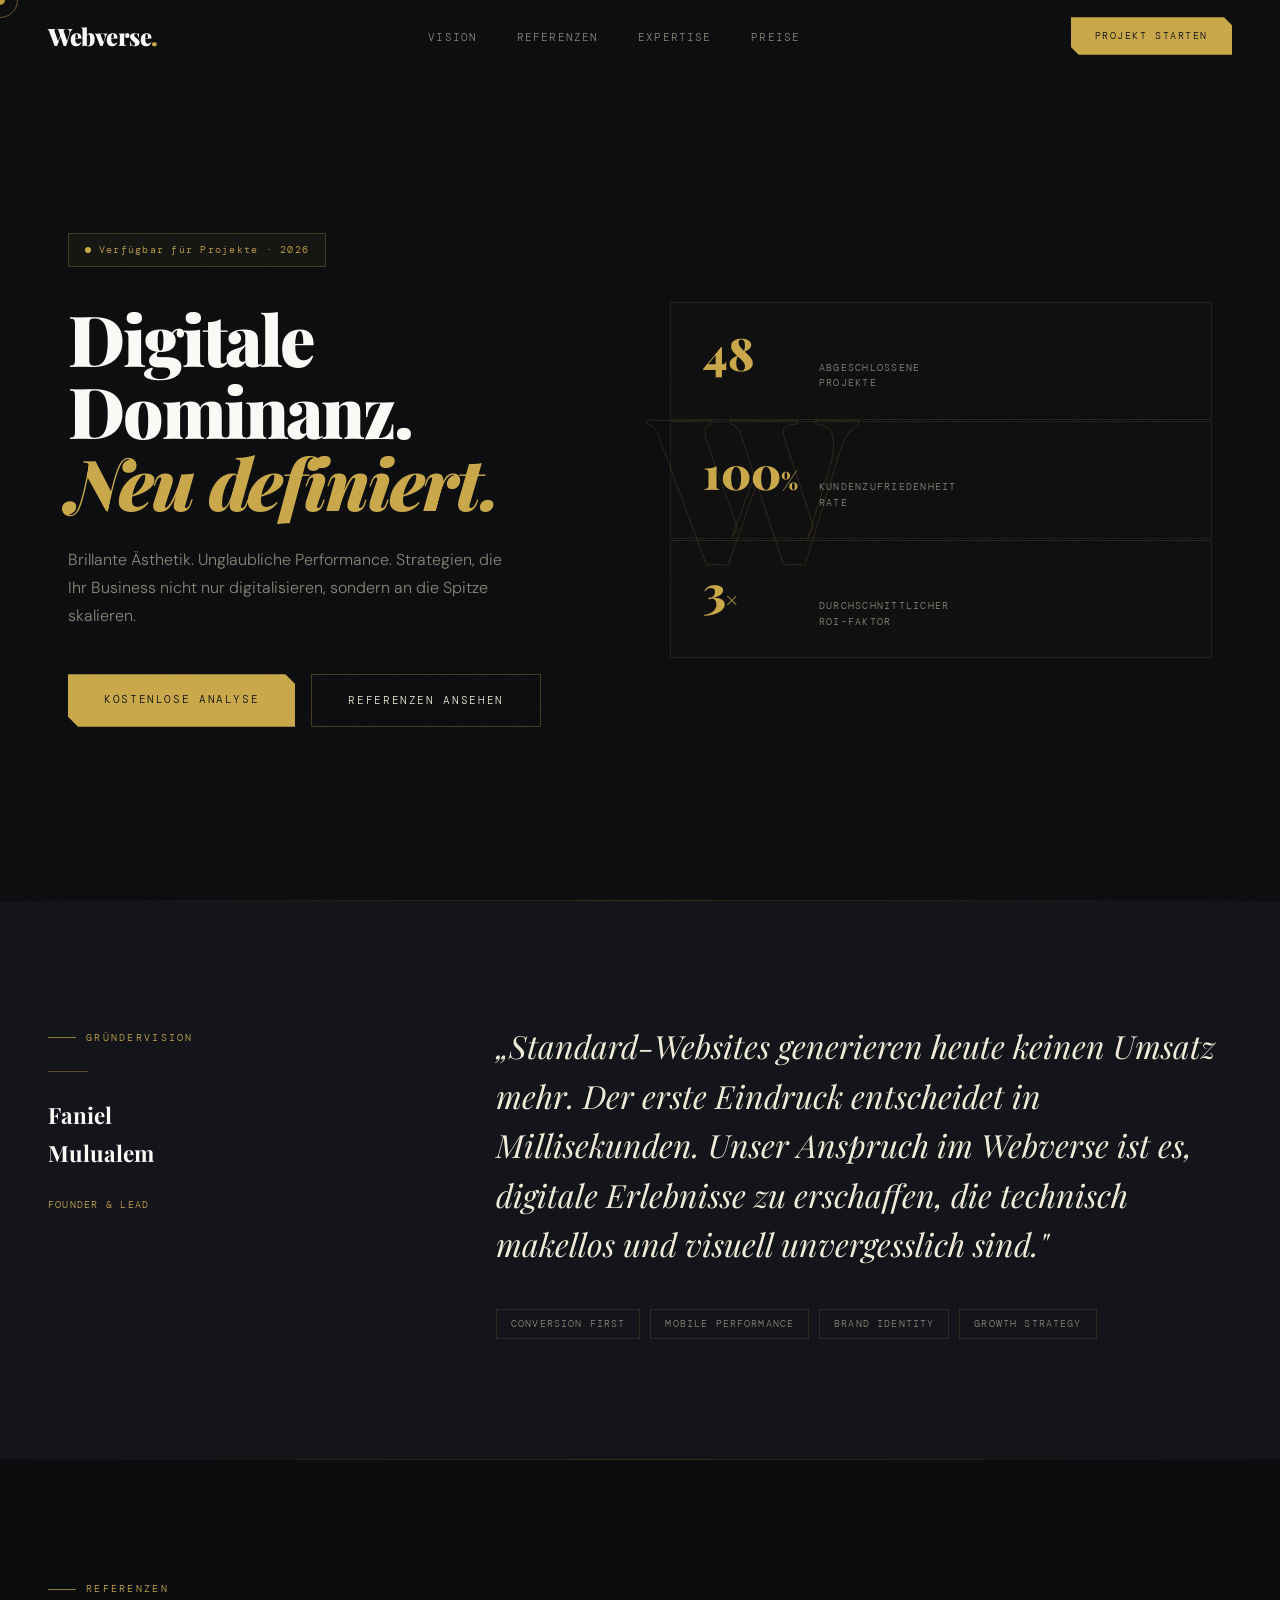
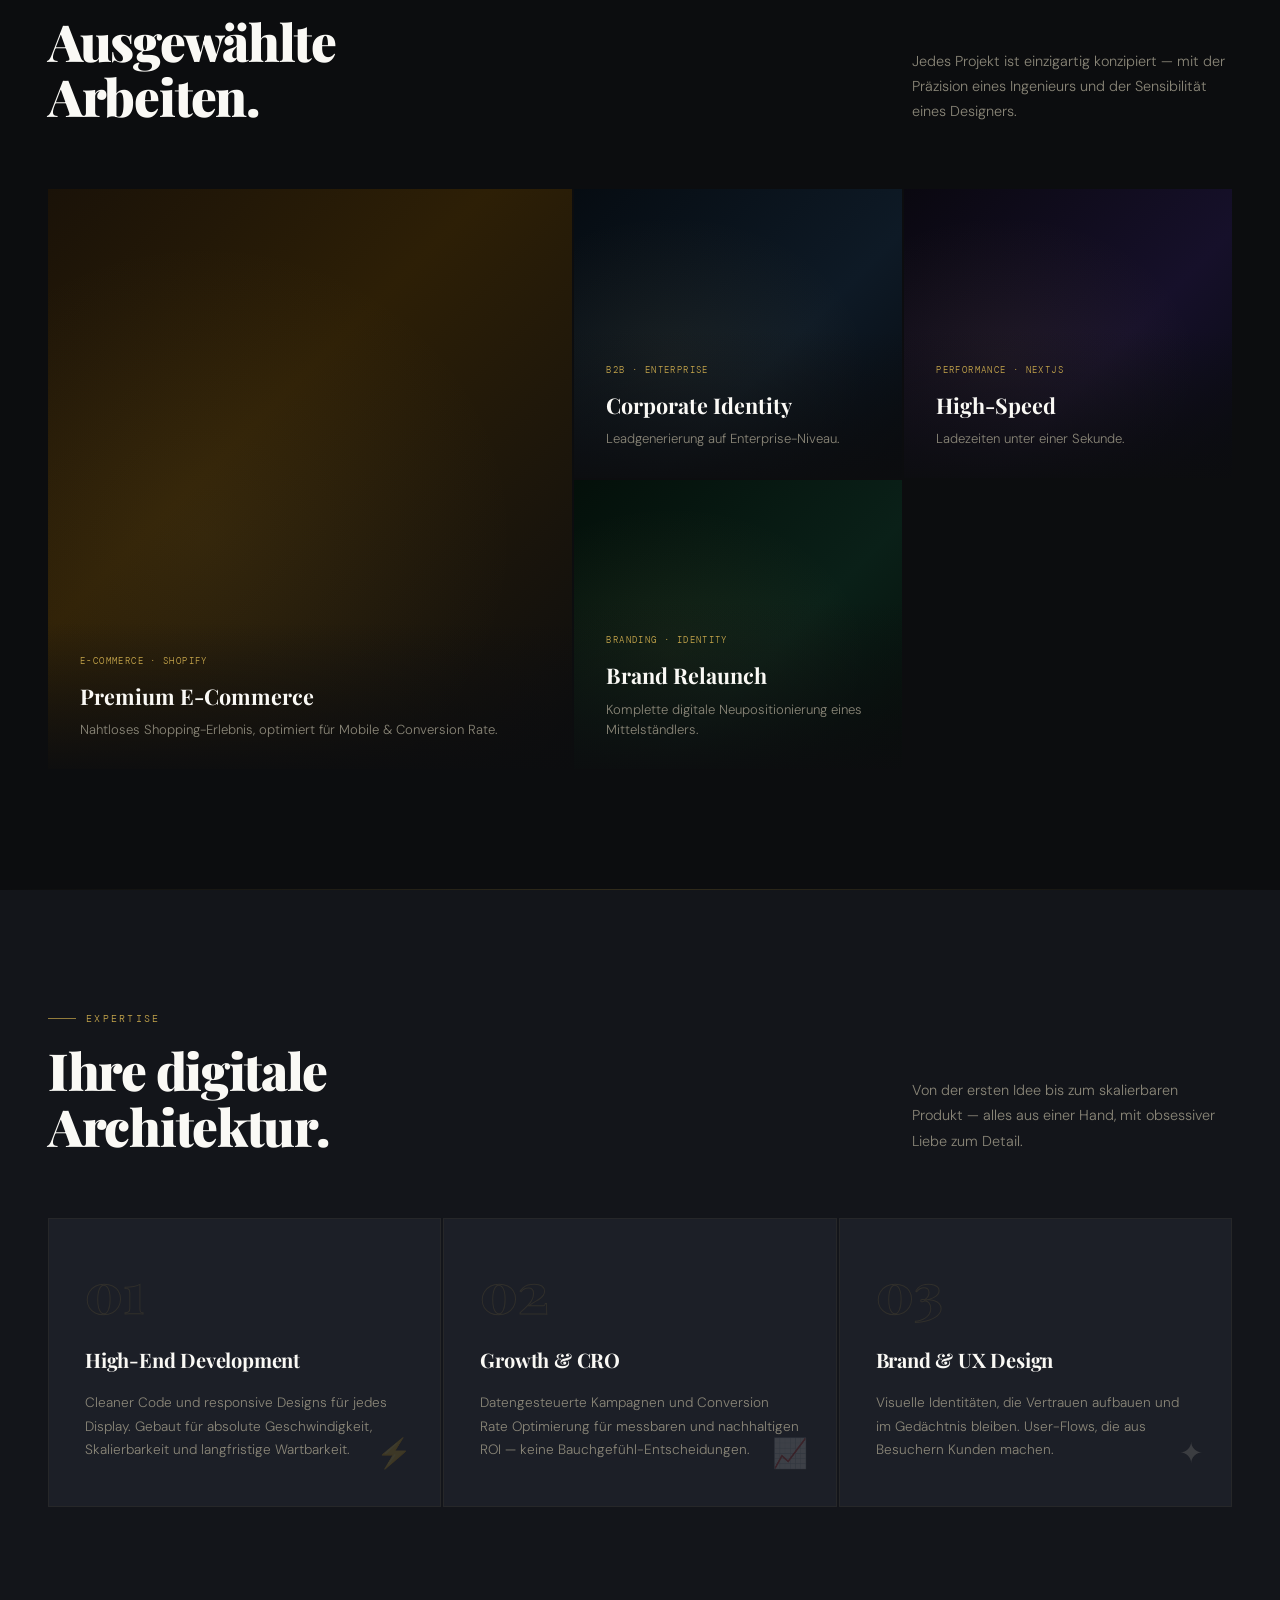
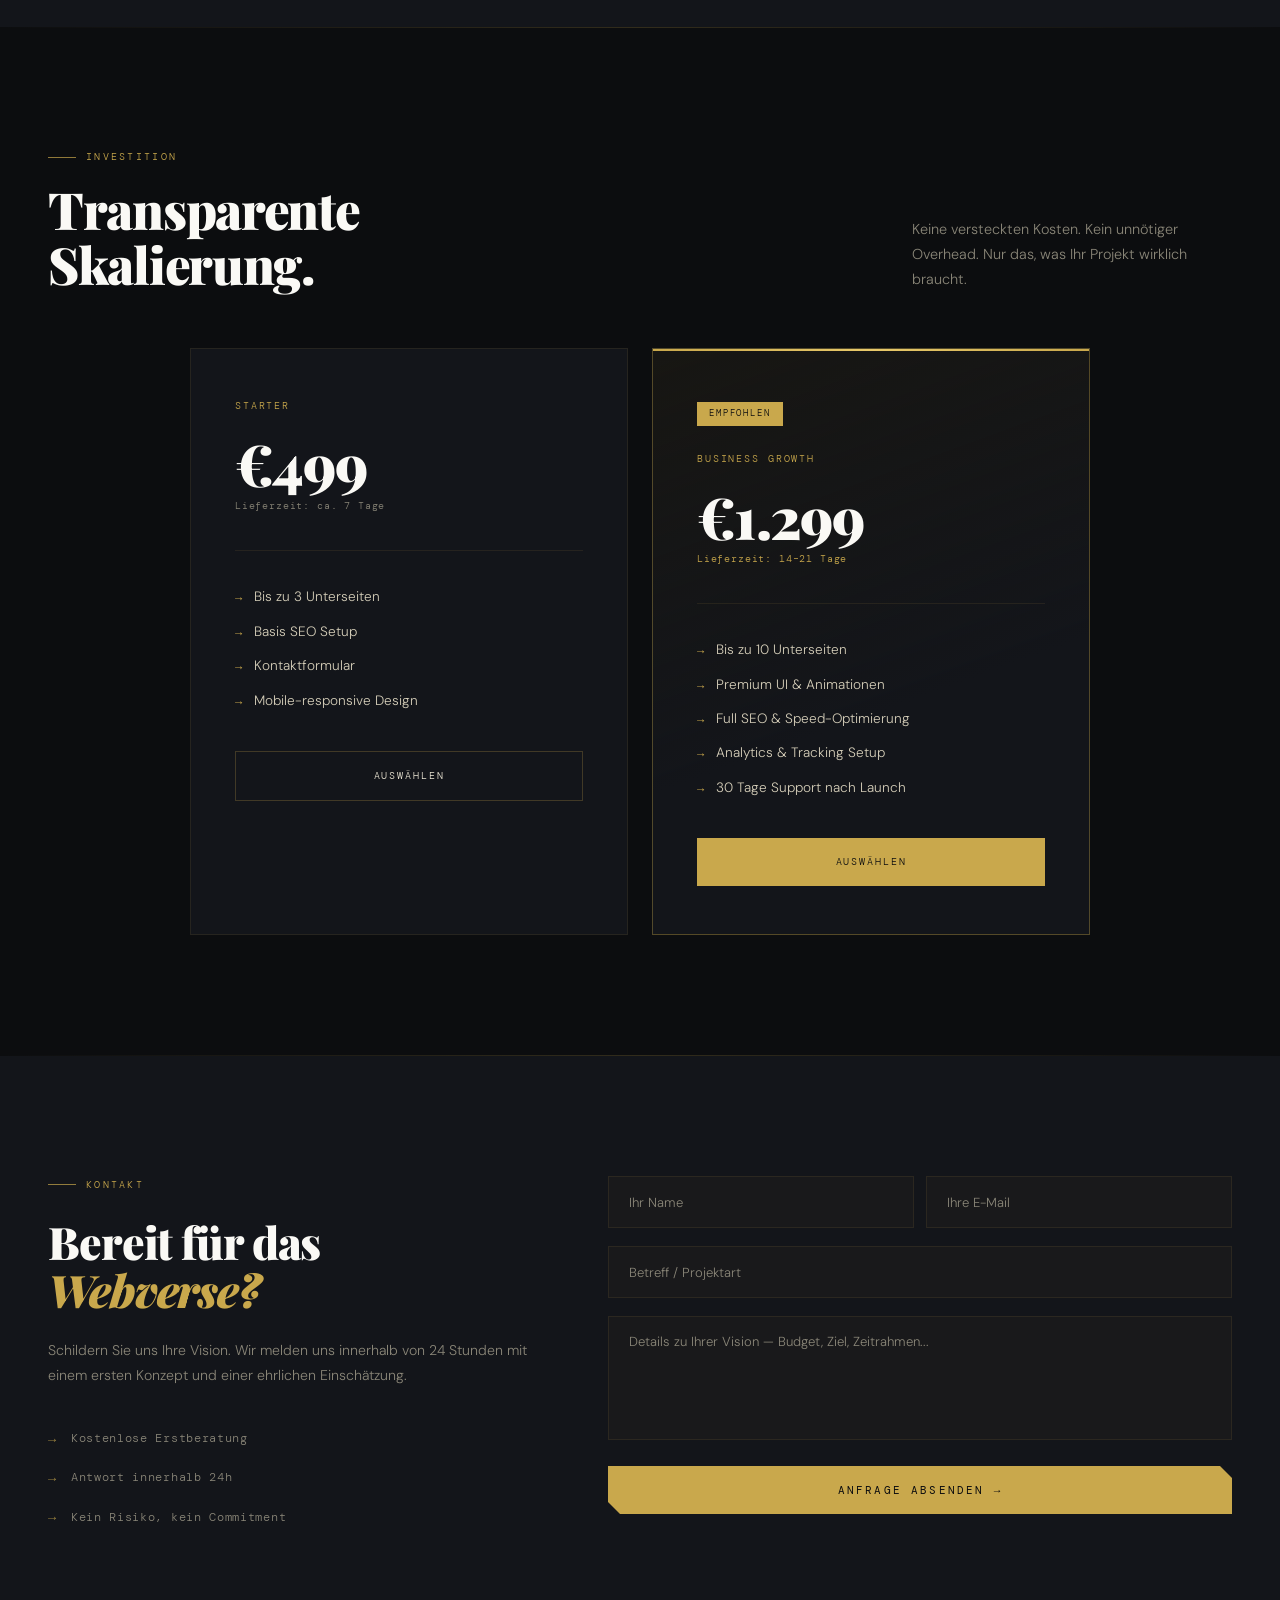
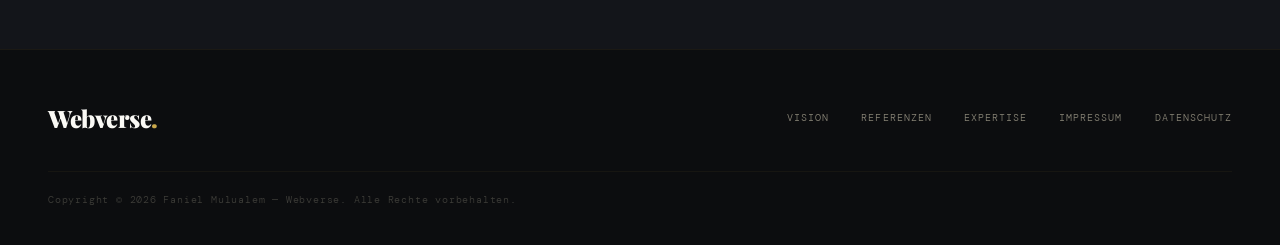
<file: index.html>
<!DOCTYPE html>
<html lang="de">
<head>
<meta charset="UTF-8">
<meta name="viewport" content="width=device-width, initial-scale=1.0">
<title>Webverse | Premium Digitalagentur</title>
<link rel="preconnect" href="https://fonts.googleapis.com">
<link href="https://fonts.googleapis.com/css2?family=Playfair+Display:ital,wght@0,400;0,700;0,900;1,400;1,700&family=DM+Mono:wght@300;400;500&family=DM+Sans:wght@300;400;500&display=swap" rel="stylesheet">
<style>
/* ═══════════════════════════════════════════════
   VARIABLES & RESET
═══════════════════════════════════════════════ */
:root {
  --ink:     #0c0d0f;
  --ink2:    #13151a;
  --ink3:    #1c1f27;
  --gold:    #c9a84c;
  --gold2:   #e8c96a;
  --cream:   #f0ead8;
  --cream2:  #d4cdb8;
  --chalk:   #8a8678;
  --white:   #faf9f5;
  --serif:   'Playfair Display', Georgia, serif;
  --mono:    'DM Mono', monospace;
  --sans:    'DM Sans', sans-serif;
  --ease:    cubic-bezier(0.16, 1, 0.3, 1);
}

*, *::before, *::after { box-sizing: border-box; margin: 0; padding: 0; }
html { scroll-behavior: smooth; font-size: 16px; }

body {
  background: var(--ink);
  color: var(--cream);
  font-family: var(--sans);
  font-weight: 300;
  line-height: 1.7;
  overflow-x: hidden;
  cursor: none;
}

/* ═══════════════════════════════════════════════
   CUSTOM CURSOR
═══════════════════════════════════════════════ */
#cursor {
  position: fixed;
  width: 10px; height: 10px;
  background: var(--gold);
  border-radius: 50%;
  pointer-events: none;
  z-index: 9999;
  transform: translate(-50%,-50%);
  transition: width .25s var(--ease), height .25s var(--ease), background .25s;
  mix-blend-mode: difference;
}
#cursor-ring {
  position: fixed;
  width: 36px; height: 36px;
  border: 1px solid rgba(201,168,76,0.5);
  border-radius: 50%;
  pointer-events: none;
  z-index: 9998;
  transform: translate(-50%,-50%);
  transition: transform .12s var(--ease), width .3s var(--ease), height .3s var(--ease), opacity .3s;
}
body:has(a:hover) #cursor, body:has(button:hover) #cursor { width: 6px; height: 6px; }
body:has(a:hover) #cursor-ring, body:has(button:hover) #cursor-ring { width: 56px; height: 56px; }

/* ═══════════════════════════════════════════════
   NOISE TEXTURE OVERLAY
═══════════════════════════════════════════════ */
body::before {
  content: '';
  position: fixed; inset: 0;
  opacity: 0.025;
  background-image: url("data:image/svg+xml,%3Csvg viewBox='0 0 256 256' xmlns='http://www.w3.org/2000/svg'%3E%3Cfilter id='noise'%3E%3CfeTurbulence type='fractalNoise' baseFrequency='0.9' numOctaves='4' stitchTiles='stitch'/%3E%3C/filter%3E%3Crect width='100%25' height='100%25' filter='url(%23noise)'/%3E%3C/svg%3E");
  background-size: 200px;
  pointer-events: none;
  z-index: 1;
}

/* ═══════════════════════════════════════════════
   TYPOGRAPHY UTILITIES
═══════════════════════════════════════════════ */
.eyebrow {
  font-family: var(--mono);
  font-size: 0.65rem;
  letter-spacing: 0.22em;
  text-transform: uppercase;
  color: var(--gold);
  display: flex;
  align-items: center;
  gap: 10px;
}
.eyebrow::before {
  content: '';
  display: inline-block;
  width: 28px; height: 1px;
  background: var(--gold);
  opacity: 0.7;
}

.display {
  font-family: var(--serif);
  font-weight: 900;
  line-height: 1.05;
  letter-spacing: -0.02em;
}

/* ═══════════════════════════════════════════════
   REVEAL ANIMATIONS
═══════════════════════════════════════════════ */
.reveal {
  opacity: 0;
  transform: translateY(32px);
  transition: opacity 0.9s var(--ease), transform 0.9s var(--ease);
}
.reveal.visible { opacity: 1; transform: translateY(0); }
.delay-1 { transition-delay: 0.12s !important; }
.delay-2 { transition-delay: 0.24s !important; }
.delay-3 { transition-delay: 0.36s !important; }

/* ═══════════════════════════════════════════════
   NAVBAR
═══════════════════════════════════════════════ */
nav {
  position: fixed;
  top: 0; left: 0; right: 0;
  z-index: 100;
  padding: 0 48px;
  transition: background 0.4s, border-color 0.4s;
  border-bottom: 1px solid transparent;
}
nav.scrolled {
  background: rgba(12,13,15,0.92);
  backdrop-filter: blur(16px);
  border-color: rgba(201,168,76,0.1);
}

.nav-inner {
  max-width: 1240px;
  margin: 0 auto;
  height: 72px;
  display: flex;
  align-items: center;
  justify-content: space-between;
}

.logo {
  font-family: var(--serif);
  font-size: 1.5rem;
  font-weight: 900;
  color: var(--white);
  letter-spacing: -0.02em;
  text-decoration: none;
}
.logo span { color: var(--gold); }

.nav-links {
  display: flex;
  gap: 40px;
  list-style: none;
}
.nav-links a {
  font-family: var(--mono);
  font-size: 0.7rem;
  letter-spacing: 0.1em;
  color: var(--chalk);
  text-decoration: none;
  text-transform: uppercase;
  transition: color 0.2s;
  position: relative;
}
.nav-links a::after {
  content: '';
  position: absolute;
  bottom: -3px; left: 0;
  width: 0; height: 1px;
  background: var(--gold);
  transition: width 0.3s var(--ease);
}
.nav-links a:hover { color: var(--cream); }
.nav-links a:hover::after { width: 100%; }

.btn-nav {
  font-family: var(--mono);
  font-size: 0.65rem;
  letter-spacing: 0.15em;
  text-transform: uppercase;
  color: var(--ink);
  background: var(--gold);
  border: none;
  padding: 10px 24px;
  cursor: pointer;
  text-decoration: none;
  transition: background 0.2s, transform 0.2s;
  clip-path: polygon(0 0, calc(100% - 8px) 0, 100% 8px, 100% 100%, 8px 100%, 0 calc(100% - 8px));
}
.btn-nav:hover { background: var(--gold2); transform: translateY(-1px); }

/* ═══════════════════════════════════════════════
   HERO
═══════════════════════════════════════════════ */
.hero {
  min-height: 100vh;
  display: grid;
  grid-template-columns: 1fr 1fr;
  align-items: center;
  padding: 100px 48px 60px;
  max-width: 1240px;
  margin: 0 auto;
  position: relative;
  gap: 60px;
}

.hero-left { position: relative; z-index: 2; }

.hero-status {
  display: inline-flex;
  align-items: center;
  gap: 8px;
  font-family: var(--mono);
  font-size: 0.65rem;
  letter-spacing: 0.12em;
  color: var(--gold);
  border: 1px solid rgba(201,168,76,0.25);
  background: rgba(201,168,76,0.05);
  padding: 7px 16px;
  margin-bottom: 36px;
  animation: fadeIn 1s var(--ease) both;
}
.pulse {
  width: 6px; height: 6px;
  border-radius: 50%;
  background: var(--gold);
  animation: pulse 2s ease-in-out infinite;
}
@keyframes pulse { 0%,100%{opacity:1;transform:scale(1)} 50%{opacity:0.4;transform:scale(0.7)} }
@keyframes fadeIn { from{opacity:0;transform:translateY(12px)} to{opacity:1;transform:translateY(0)} }

.hero h1 {
  font-family: var(--serif);
  font-size: clamp(3.2rem, 5.5vw, 6rem);
  font-weight: 900;
  line-height: 1.02;
  letter-spacing: -0.03em;
  color: var(--white);
  margin-bottom: 28px;
  animation: fadeIn 1s 0.15s var(--ease) both;
}
.hero h1 em {
  font-style: italic;
  color: var(--gold);
  display: block;
}

.hero-sub {
  font-size: 1rem;
  color: var(--chalk);
  line-height: 1.75;
  max-width: 440px;
  margin-bottom: 44px;
  animation: fadeIn 1s 0.3s var(--ease) both;
}

.hero-btns {
  display: flex;
  gap: 16px;
  flex-wrap: wrap;
  animation: fadeIn 1s 0.45s var(--ease) both;
}

.btn-primary {
  font-family: var(--mono);
  font-size: 0.68rem;
  letter-spacing: 0.15em;
  text-transform: uppercase;
  color: var(--ink);
  background: var(--gold);
  border: none;
  padding: 16px 36px;
  cursor: pointer;
  text-decoration: none;
  display: inline-block;
  transition: all 0.25s var(--ease);
  clip-path: polygon(0 0, calc(100% - 10px) 0, 100% 10px, 100% 100%, 10px 100%, 0 calc(100% - 10px));
}
.btn-primary:hover { background: var(--gold2); transform: translateY(-2px); box-shadow: 0 16px 40px rgba(201,168,76,0.25); }

.btn-outline {
  font-family: var(--mono);
  font-size: 0.68rem;
  letter-spacing: 0.15em;
  text-transform: uppercase;
  color: var(--cream);
  background: transparent;
  border: 1px solid rgba(201,168,76,0.3);
  padding: 16px 36px;
  cursor: pointer;
  text-decoration: none;
  display: inline-block;
  transition: all 0.25s;
}
.btn-outline:hover { border-color: var(--gold); color: var(--gold); }

/* Hero right: big number & lines */
.hero-right {
  position: relative;
  display: flex;
  flex-direction: column;
  gap: 2px;
  animation: fadeIn 1.2s 0.3s var(--ease) both;
}

.hero-number {
  font-family: var(--serif);
  font-size: clamp(8rem, 16vw, 18rem);
  font-weight: 900;
  line-height: 0.85;
  color: transparent;
  -webkit-text-stroke: 1px rgba(201,168,76,0.15);
  letter-spacing: -0.05em;
  pointer-events: none;
  user-select: none;
  position: absolute;
  top: 50%;
  left: -20px;
  transform: translateY(-50%);
  z-index: 0;
}

.stat-stack {
  display: flex;
  flex-direction: column;
  gap: 1px;
  position: relative;
  z-index: 2;
}
.stat-row {
  display: flex;
  align-items: baseline;
  gap: 16px;
  padding: 28px 32px;
  border: 1px solid rgba(201,168,76,0.1);
  background: rgba(201,168,76,0.02);
  position: relative;
  overflow: hidden;
  transition: border-color 0.3s, background 0.3s;
}
.stat-row::before {
  content: '';
  position: absolute;
  left: 0; top: 0; bottom: 0;
  width: 3px;
  background: var(--gold);
  opacity: 0;
  transition: opacity 0.3s;
}
.stat-row:hover { border-color: rgba(201,168,76,0.3); background: rgba(201,168,76,0.05); }
.stat-row:hover::before { opacity: 1; }
.stat-val {
  font-family: var(--serif);
  font-size: 2.8rem;
  font-weight: 900;
  color: var(--gold);
  line-height: 1;
  min-width: 100px;
}
.stat-label {
  font-family: var(--mono);
  font-size: 0.65rem;
  letter-spacing: 0.12em;
  color: var(--chalk);
  text-transform: uppercase;
  line-height: 1.5;
}

/* ═══════════════════════════════════════════════
   SECTION BASE
═══════════════════════════════════════════════ */
section {
  padding: 120px 48px;
  position: relative;
  z-index: 2;
}
.container {
  max-width: 1240px;
  margin: 0 auto;
}
.max-700 { max-width: 700px; }

.section-head {
  display: flex;
  justify-content: space-between;
  align-items: flex-end;
  margin-bottom: 64px;
  gap: 32px;
  flex-wrap: wrap;
}
.section-head h2 {
  font-family: var(--serif);
  font-size: clamp(2.2rem, 4vw, 3.8rem);
  font-weight: 900;
  line-height: 1.08;
  letter-spacing: -0.025em;
  color: var(--white);
  max-width: 540px;
}
.section-head p {
  font-size: 0.9rem;
  color: var(--chalk);
  max-width: 320px;
  line-height: 1.75;
}

.divider {
  height: 1px;
  background: linear-gradient(90deg, transparent, rgba(201,168,76,0.2), transparent);
  border: none;
  margin: 0;
}

/* ═══════════════════════════════════════════════
   VISION SECTION
═══════════════════════════════════════════════ */
#vision {
  background: var(--ink2);
}
.vision-inner {
  display: grid;
  grid-template-columns: 1fr 2fr;
  gap: 80px;
  align-items: start;
}
.vision-meta {
  display: flex;
  flex-direction: column;
  gap: 24px;
  padding-top: 8px;
}
.vision-author {
  font-family: var(--serif);
  font-size: 1.4rem;
  font-weight: 700;
  color: var(--white);
}
.vision-role {
  font-family: var(--mono);
  font-size: 0.65rem;
  letter-spacing: 0.12em;
  color: var(--gold);
  text-transform: uppercase;
}
.vision-line {
  width: 40px; height: 1px;
  background: rgba(201,168,76,0.4);
}

.vision-body p {
  font-family: var(--serif);
  font-size: clamp(1.3rem, 2.5vw, 2rem);
  font-style: italic;
  line-height: 1.55;
  color: var(--cream);
  font-weight: 400;
  margin-bottom: 40px;
}
.vision-tags {
  display: flex;
  gap: 10px;
  flex-wrap: wrap;
}
.tag {
  font-family: var(--mono);
  font-size: 0.6rem;
  letter-spacing: 0.12em;
  text-transform: uppercase;
  color: var(--chalk);
  border: 1px solid rgba(201,168,76,0.15);
  padding: 6px 14px;
  transition: border-color 0.2s, color 0.2s;
}
.tag:hover { border-color: var(--gold); color: var(--gold); }

/* ═══════════════════════════════════════════════
   PORTFOLIO / BENTO
═══════════════════════════════════════════════ */
#portfolio { background: var(--ink); }

.bento {
  display: grid;
  grid-template-columns: 1.6fr 1fr 1fr;
  grid-template-rows: auto auto;
  gap: 2px;
}

.bento-item {
  position: relative;
  overflow: hidden;
  background: var(--ink3);
  aspect-ratio: auto;
  min-height: 280px;
  cursor: pointer;
  group: true;
}
.bento-item:first-child {
  grid-row: span 2;
  min-height: 580px;
}

.bento-bg {
  position: absolute;
  inset: 0;
  transition: transform 0.7s var(--ease);
}
.bento-item:hover .bento-bg { transform: scale(1.06); }

.bg-1 { background: linear-gradient(135deg, #1a1208 0%, #2d1f06 40%, #0c0d0f 100%); }
.bg-2 { background: linear-gradient(135deg, #060c12 0%, #0e1a26 60%, #060a10 100%); }
.bg-3 { background: linear-gradient(135deg, #0a0810 0%, #16102a 60%, #080a12 100%); }
.bg-4 { background: linear-gradient(135deg, #04100a 0%, #0a2018 60%, #050e09 100%); }

/* Decorative lines in bento cards */
.bento-bg::after {
  content: '';
  position: absolute;
  inset: 0;
  background: radial-gradient(ellipse at 30% 60%, rgba(201,168,76,0.07) 0%, transparent 60%);
}

.bento-text {
  position: absolute;
  bottom: 0; left: 0; right: 0;
  padding: 32px;
  background: linear-gradient(0deg, rgba(12,13,15,0.95) 0%, transparent 100%);
  transform: translateY(4px);
  transition: transform 0.4s var(--ease);
}
.bento-item:hover .bento-text { transform: translateY(0); }

.bento-tag {
  font-family: var(--mono);
  font-size: 0.58rem;
  letter-spacing: 0.15em;
  text-transform: uppercase;
  color: var(--gold);
  margin-bottom: 8px;
  display: block;
}
.bento-text h3 {
  font-family: var(--serif);
  font-size: 1.35rem;
  font-weight: 700;
  color: var(--white);
  margin-bottom: 6px;
}
.bento-text p { font-size: 0.82rem; color: var(--chalk); line-height: 1.55; }

.bento-arrow {
  position: absolute;
  top: 28px; right: 28px;
  width: 36px; height: 36px;
  border: 1px solid rgba(201,168,76,0.25);
  display: flex; align-items: center; justify-content: center;
  font-size: 0.9rem;
  color: var(--gold);
  opacity: 0;
  transition: opacity 0.3s, transform 0.3s;
  transform: translate(-4px, 4px);
}
.bento-item:hover .bento-arrow { opacity: 1; transform: translate(0,0); }

/* ═══════════════════════════════════════════════
   LEISTUNGEN (SERVICES)
═══════════════════════════════════════════════ */
#leistungen { background: var(--ink2); }

.services-grid {
  display: grid;
  grid-template-columns: repeat(3, 1fr);
  gap: 2px;
}

.service-card {
  padding: 44px 36px;
  background: var(--ink3);
  border: 1px solid rgba(201,168,76,0.06);
  position: relative;
  overflow: hidden;
  transition: border-color 0.3s, background 0.3s;
}
.service-card::before {
  content: '';
  position: absolute;
  top: 0; left: 0; right: 0;
  height: 2px;
  background: linear-gradient(90deg, var(--gold), transparent);
  opacity: 0;
  transition: opacity 0.4s;
}
.service-card:hover { border-color: rgba(201,168,76,0.18); background: rgba(201,168,76,0.02); }
.service-card:hover::before { opacity: 1; }

.service-num {
  font-family: var(--serif);
  font-size: 3.5rem;
  font-weight: 900;
  color: transparent;
  -webkit-text-stroke: 1px rgba(201,168,76,0.12);
  line-height: 1;
  margin-bottom: 24px;
}
.service-card h4 {
  font-family: var(--serif);
  font-size: 1.25rem;
  font-weight: 700;
  color: var(--white);
  margin-bottom: 14px;
  letter-spacing: -0.01em;
}
.service-card p { font-size: 0.85rem; color: var(--chalk); line-height: 1.75; }
.service-icon {
  position: absolute;
  bottom: 28px; right: 28px;
  font-size: 1.8rem;
  opacity: 0.15;
  transition: opacity 0.3s;
}
.service-card:hover .service-icon { opacity: 0.35; }

/* ═══════════════════════════════════════════════
   PREISE
═══════════════════════════════════════════════ */
#preise { background: var(--ink); }

.pricing-grid {
  display: grid;
  grid-template-columns: 1fr 1fr;
  gap: 24px;
  max-width: 900px;
  margin: 0 auto;
}

.price-card {
  background: var(--ink2);
  border: 1px solid rgba(201,168,76,0.1);
  padding: 48px 44px;
  position: relative;
  overflow: hidden;
  transition: border-color 0.3s, transform 0.3s, box-shadow 0.3s;
}
.price-card:hover {
  border-color: rgba(201,168,76,0.3);
  transform: translateY(-4px);
  box-shadow: 0 32px 64px rgba(0,0,0,0.4);
}

.price-card.featured {
  border-color: rgba(201,168,76,0.35);
  background: linear-gradient(160deg, rgba(201,168,76,0.06) 0%, var(--ink2) 60%);
}
.price-card.featured::before {
  content: '';
  position: absolute;
  top: 0; left: 0; right: 0;
  height: 2px;
  background: linear-gradient(90deg, var(--gold), var(--gold2), var(--gold));
}

.price-recommended {
  font-family: var(--mono);
  font-size: 0.58rem;
  letter-spacing: 0.2em;
  text-transform: uppercase;
  color: var(--ink);
  background: var(--gold);
  padding: 4px 12px;
  display: inline-block;
  margin-bottom: 24px;
}

.price-tier {
  font-family: var(--mono);
  font-size: 0.65rem;
  letter-spacing: 0.18em;
  text-transform: uppercase;
  color: var(--gold);
  margin-bottom: 20px;
}
.price-amount {
  font-family: var(--serif);
  font-size: 3.6rem;
  font-weight: 900;
  color: var(--white);
  line-height: 1;
  letter-spacing: -0.03em;
  margin-bottom: 4px;
}
.price-delivery {
  font-family: var(--mono);
  font-size: 0.65rem;
  letter-spacing: 0.08em;
  color: var(--chalk);
  margin-bottom: 36px;
  padding-bottom: 36px;
  border-bottom: 1px solid rgba(201,168,76,0.1);
}
.price-delivery.highlight { color: var(--gold); }

.price-features {
  list-style: none;
  display: flex;
  flex-direction: column;
  gap: 14px;
  margin-bottom: 40px;
}
.price-features li {
  display: flex;
  align-items: flex-start;
  gap: 12px;
  font-size: 0.85rem;
  color: var(--cream2);
  line-height: 1.5;
}
.price-features li::before {
  content: '→';
  color: var(--gold);
  font-family: var(--mono);
  font-size: 0.75rem;
  flex-shrink: 0;
  margin-top: 2px;
}

.btn-full {
  display: block;
  width: 100%;
  text-align: center;
  padding: 15px;
  font-family: var(--mono);
  font-size: 0.65rem;
  letter-spacing: 0.18em;
  text-transform: uppercase;
  text-decoration: none;
  transition: all 0.25s;
}
.btn-full.gold { background: var(--gold); color: var(--ink); }
.btn-full.gold:hover { background: var(--gold2); }
.btn-full.ghost {
  border: 1px solid rgba(201,168,76,0.25);
  color: var(--cream);
}
.btn-full.ghost:hover { border-color: var(--gold); color: var(--gold); }

/* ═══════════════════════════════════════════════
   KONTAKT
═══════════════════════════════════════════════ */
#kontakt { background: var(--ink2); }

.contact-inner {
  display: grid;
  grid-template-columns: 1fr 1.3fr;
  gap: 80px;
  align-items: start;
}
.contact-left h2 {
  font-family: var(--serif);
  font-size: clamp(2rem, 3.5vw, 3.2rem);
  font-weight: 900;
  color: var(--white);
  line-height: 1.08;
  letter-spacing: -0.025em;
  margin-bottom: 24px;
}
.contact-left h2 em { font-style: italic; color: var(--gold); }
.contact-left p {
  font-size: 0.88rem;
  color: var(--chalk);
  line-height: 1.75;
  margin-bottom: 40px;
}
.contact-detail {
  display: flex;
  flex-direction: column;
  gap: 16px;
}
.contact-row {
  display: flex;
  align-items: center;
  gap: 14px;
  font-family: var(--mono);
  font-size: 0.72rem;
  color: var(--chalk);
  letter-spacing: 0.06em;
}
.contact-row span:first-child {
  color: var(--gold);
  opacity: 0.7;
  font-size: 0.85rem;
}

/* Form */
.form-field {
  margin-bottom: 18px;
  position: relative;
}
.form-field input,
.form-field textarea {
  width: 100%;
  background: rgba(201,168,76,0.03);
  border: 1px solid rgba(201,168,76,0.1);
  color: var(--cream);
  font-family: var(--sans);
  font-size: 0.88rem;
  font-weight: 300;
  padding: 16px 20px;
  outline: none;
  transition: border-color 0.25s, background 0.25s;
  resize: none;
  appearance: none;
  border-radius: 0;
}
.form-field input:focus,
.form-field textarea:focus {
  border-color: rgba(201,168,76,0.4);
  background: rgba(201,168,76,0.05);
}
.form-field input::placeholder,
.form-field textarea::placeholder {
  color: var(--chalk);
  font-size: 0.82rem;
}
.form-row { display: grid; grid-template-columns: 1fr 1fr; gap: 12px; }

.submit-btn {
  width: 100%;
  background: var(--gold);
  color: var(--ink);
  border: none;
  padding: 17px;
  font-family: var(--mono);
  font-size: 0.68rem;
  letter-spacing: 0.2em;
  text-transform: uppercase;
  cursor: pointer;
  transition: all 0.25s var(--ease);
  position: relative;
  overflow: hidden;
  clip-path: polygon(0 0, calc(100% - 12px) 0, 100% 12px, 100% 100%, 12px 100%, 0 calc(100% - 12px));
}
.submit-btn:hover { background: var(--gold2); transform: translateY(-2px); box-shadow: 0 12px 30px rgba(201,168,76,0.2); }
.submit-btn:active { transform: translateY(0); }

/* ═══════════════════════════════════════════════
   FOOTER
═══════════════════════════════════════════════ */
footer {
  background: var(--ink);
  border-top: 1px solid rgba(201,168,76,0.08);
  padding: 48px 48px 36px;
}
.footer-inner {
  max-width: 1240px;
  margin: 0 auto;
  display: flex;
  justify-content: space-between;
  align-items: center;
  flex-wrap: wrap;
  gap: 20px;
  margin-bottom: 32px;
}
.footer-links {
  display: flex;
  gap: 32px;
}
.footer-links a {
  font-family: var(--mono);
  font-size: 0.65rem;
  letter-spacing: 0.1em;
  text-transform: uppercase;
  color: var(--chalk);
  text-decoration: none;
  transition: color 0.2s;
}
.footer-links a:hover { color: var(--gold); }
.footer-copy {
  max-width: 1240px;
  margin: 0 auto;
  font-family: var(--mono);
  font-size: 0.62rem;
  letter-spacing: 0.08em;
  color: rgba(138,134,120,0.4);
  border-top: 1px solid rgba(201,168,76,0.06);
  padding-top: 20px;
}

/* ═══════════════════════════════════════════════
   RESPONSIVE
═══════════════════════════════════════════════ */
@media (max-width: 1024px) {
  .hero { grid-template-columns: 1fr; padding: 100px 32px 60px; }
  .hero-right { display: none; }
  .vision-inner { grid-template-columns: 1fr; gap: 40px; }
  .services-grid { grid-template-columns: 1fr 1fr; }
  .bento { grid-template-columns: 1fr 1fr; }
  .bento-item:first-child { grid-column: span 2; min-height: 360px; }
  .contact-inner { grid-template-columns: 1fr; gap: 48px; }
}
@media (max-width: 768px) {
  section { padding: 80px 24px; }
  nav { padding: 0 24px; }
  footer { padding: 40px 24px 28px; }
  .services-grid { grid-template-columns: 1fr; }
  .pricing-grid { grid-template-columns: 1fr; }
  .bento { grid-template-columns: 1fr; }
  .bento-item:first-child { grid-column: span 1; min-height: 320px; }
  .nav-links { display: none; }
  .form-row { grid-template-columns: 1fr; }
  .footer-inner { flex-direction: column; align-items: flex-start; }
}
</style>
</head>
<body>

<!-- Custom Cursor -->
<div id="cursor"></div>
<div id="cursor-ring"></div>

<!-- Navigation -->
<nav id="navbar">
  <div class="nav-inner">
    <a href="#" class="logo">Webverse<span>.</span></a>
    <ul class="nav-links">
      <li><a href="#vision">Vision</a></li>
      <li><a href="#portfolio">Referenzen</a></li>
      <li><a href="#leistungen">Expertise</a></li>
      <li><a href="#preise">Preise</a></li>
    </ul>
    <a href="#kontakt" class="btn-nav">Projekt starten</a>
  </div>
</nav>

<!-- HERO -->
<section class="hero" style="padding-top:120px">
  <div class="hero-left">
    <div class="hero-status"><span class="pulse"></span> Verfügbar für Projekte · 2026</div>
    <h1>Digitale<br>Dominanz.<br><em>Neu definiert.</em></h1>
    <p class="hero-sub">Brillante Ästhetik. Unglaubliche Performance. Strategien, die Ihr Business nicht nur digitalisieren, sondern an die Spitze skalieren.</p>
    <div class="hero-btns">
      <a href="#kontakt" class="btn-primary">Kostenlose Analyse</a>
      <a href="#portfolio" class="btn-outline">Referenzen ansehen</a>
    </div>
  </div>
  <div class="hero-right">
    <div class="hero-number" aria-hidden="true">W</div>
    <div class="stat-stack">
      <div class="stat-row reveal">
        <div class="stat-val" data-count="48">0</div>
        <div class="stat-label">Abgeschlossene<br>Projekte</div>
      </div>
      <div class="stat-row reveal delay-1">
        <div class="stat-val" data-count="100">0<span style="font-size:1.5rem">%</span></div>
        <div class="stat-label">Kundenzufriedenheit<br>Rate</div>
      </div>
      <div class="stat-row reveal delay-2">
        <div class="stat-val" data-count="3">0<span style="font-size:1.5rem">×</span></div>
        <div class="stat-label">Durchschnittlicher<br>ROI-Faktor</div>
      </div>
    </div>
  </div>
</section>

<hr class="divider">

<!-- VISION -->
<section id="vision">
  <div class="container">
    <div class="vision-inner">
      <div class="vision-meta reveal">
        <div class="eyebrow">Gründervision</div>
        <div class="vision-line"></div>
        <div class="vision-author">Faniel<br>Mulualem</div>
        <div class="vision-role">Founder & Lead</div>
      </div>
      <div class="vision-body reveal delay-1">
        <p>„Standard-Websites generieren heute keinen Umsatz mehr. Der erste Eindruck entscheidet in Millisekunden. Unser Anspruch im Webverse ist es, digitale Erlebnisse zu erschaffen, die technisch makellos und visuell unvergesslich sind."</p>
        <div class="vision-tags">
          <span class="tag">Conversion First</span>
          <span class="tag">Mobile Performance</span>
          <span class="tag">Brand Identity</span>
          <span class="tag">Growth Strategy</span>
        </div>
      </div>
    </div>
  </div>
</section>

<hr class="divider">

<!-- PORTFOLIO -->
<section id="portfolio">
  <div class="container">
    <div class="section-head reveal">
      <div>
        <div class="eyebrow" style="margin-bottom:16px">Referenzen</div>
        <h2>Ausgewählte<br>Arbeiten.</h2>
      </div>
      <p>Jedes Projekt ist einzigartig konzipiert — mit der Präzision eines Ingenieurs und der Sensibilität eines Designers.</p>
    </div>
    <div class="bento reveal">
      <div class="bento-item">
        <div class="bento-bg bg-1"></div>
        <div class="bento-arrow">↗</div>
        <div class="bento-text">
          <span class="bento-tag">E-Commerce · Shopify</span>
          <h3>Premium E-Commerce</h3>
          <p>Nahtloses Shopping-Erlebnis, optimiert für Mobile & Conversion Rate.</p>
        </div>
      </div>
      <div class="bento-item">
        <div class="bento-bg bg-2"></div>
        <div class="bento-arrow">↗</div>
        <div class="bento-text">
          <span class="bento-tag">B2B · Enterprise</span>
          <h3>Corporate Identity</h3>
          <p>Leadgenerierung auf Enterprise-Niveau.</p>
        </div>
      </div>
      <div class="bento-item">
        <div class="bento-bg bg-3"></div>
        <div class="bento-arrow">↗</div>
        <div class="bento-text">
          <span class="bento-tag">Performance · NextJS</span>
          <h3>High-Speed</h3>
          <p>Ladezeiten unter einer Sekunde.</p>
        </div>
      </div>
      <div class="bento-item">
        <div class="bento-bg bg-4"></div>
        <div class="bento-arrow">↗</div>
        <div class="bento-text">
          <span class="bento-tag">Branding · Identity</span>
          <h3>Brand Relaunch</h3>
          <p>Komplette digitale Neupositionierung eines Mittelständlers.</p>
        </div>
      </div>
    </div>
  </div>
</section>

<hr class="divider">

<!-- LEISTUNGEN -->
<section id="leistungen">
  <div class="container">
    <div class="section-head reveal">
      <div>
        <div class="eyebrow" style="margin-bottom:16px">Expertise</div>
        <h2>Ihre digitale<br>Architektur.</h2>
      </div>
      <p>Von der ersten Idee bis zum skalierbaren Produkt — alles aus einer Hand, mit obsessiver Liebe zum Detail.</p>
    </div>
    <div class="services-grid">
      <div class="service-card reveal">
        <div class="service-num">01</div>
        <h4>High-End Development</h4>
        <p>Cleaner Code und responsive Designs für jedes Display. Gebaut für absolute Geschwindigkeit, Skalierbarkeit und langfristige Wartbarkeit.</p>
        <div class="service-icon">⚡</div>
      </div>
      <div class="service-card reveal delay-1">
        <div class="service-num">02</div>
        <h4>Growth & CRO</h4>
        <p>Datengesteuerte Kampagnen und Conversion Rate Optimierung für messbaren und nachhaltigen ROI — keine Bauchgefühl-Entscheidungen.</p>
        <div class="service-icon">📈</div>
      </div>
      <div class="service-card reveal delay-2">
        <div class="service-num">03</div>
        <h4>Brand & UX Design</h4>
        <p>Visuelle Identitäten, die Vertrauen aufbauen und im Gedächtnis bleiben. User-Flows, die aus Besuchern Kunden machen.</p>
        <div class="service-icon">✦</div>
      </div>
    </div>
  </div>
</section>

<hr class="divider">

<!-- PREISE -->
<section id="preise">
  <div class="container">
    <div class="section-head reveal" style="margin-bottom:56px">
      <div>
        <div class="eyebrow" style="margin-bottom:16px">Investition</div>
        <h2>Transparente<br>Skalierung.</h2>
      </div>
      <p>Keine versteckten Kosten. Kein unnötiger Overhead. Nur das, was Ihr Projekt wirklich braucht.</p>
    </div>
    <div class="pricing-grid">
      <div class="price-card reveal">
        <div class="price-tier">Starter</div>
        <div class="price-amount">€499</div>
        <div class="price-delivery">Lieferzeit: ca. 7 Tage</div>
        <ul class="price-features">
          <li>Bis zu 3 Unterseiten</li>
          <li>Basis SEO Setup</li>
          <li>Kontaktformular</li>
          <li>Mobile-responsive Design</li>
        </ul>
        <a href="#kontakt" class="btn-full ghost">Auswählen</a>
      </div>
      <div class="price-card featured reveal delay-1">
        <div class="price-recommended">Empfohlen</div>
        <div class="price-tier">Business Growth</div>
        <div class="price-amount">€1.299</div>
        <div class="price-delivery highlight">Lieferzeit: 14–21 Tage</div>
        <ul class="price-features">
          <li>Bis zu 10 Unterseiten</li>
          <li>Premium UI & Animationen</li>
          <li>Full SEO & Speed-Optimierung</li>
          <li>Analytics & Tracking Setup</li>
          <li>30 Tage Support nach Launch</li>
        </ul>
        <a href="#kontakt" class="btn-full gold">Auswählen</a>
      </div>
    </div>
  </div>
</section>

<hr class="divider">

<!-- KONTAKT -->
<section id="kontakt">
  <div class="container">
    <div class="contact-inner">
      <div class="contact-left reveal">
        <div class="eyebrow" style="margin-bottom:24px">Kontakt</div>
        <h2>Bereit für das<br><em>Webverse?</em></h2>
        <p>Schildern Sie uns Ihre Vision. Wir melden uns innerhalb von 24 Stunden mit einem ersten Konzept und einer ehrlichen Einschätzung.</p>
        <div class="contact-detail">
          <div class="contact-row">
            <span>→</span>
            <span>Kostenlose Erstberatung</span>
          </div>
          <div class="contact-row">
            <span>→</span>
            <span>Antwort innerhalb 24h</span>
          </div>
          <div class="contact-row">
            <span>→</span>
            <span>Kein Risiko, kein Commitment</span>
          </div>
        </div>
      </div>
      <div class="reveal delay-1">
        <form id="contactForm">
          <div class="form-row">
            <div class="form-field">
              <input type="text" name="name" placeholder="Ihr Name" required>
            </div>
            <div class="form-field">
              <input type="email" name="email" placeholder="Ihre E-Mail" required>
            </div>
          </div>
          <div class="form-field">
            <input type="text" name="subject" placeholder="Betreff / Projektart">
          </div>
          <div class="form-field">
            <textarea name="message" rows="5" placeholder="Details zu Ihrer Vision — Budget, Ziel, Zeitrahmen..." required></textarea>
          </div>
          <input type="checkbox" name="botcheck" style="display:none">
          <button type="submit" class="submit-btn">Anfrage absenden →</button>
        </form>
      </div>
    </div>
  </div>
</section>

<!-- FOOTER -->
<footer>
  <div class="footer-inner">
    <a href="#" class="logo">Webverse<span>.</span></a>
    <div class="footer-links">
      <a href="#vision">Vision</a>
      <a href="#portfolio">Referenzen</a>
      <a href="#leistungen">Expertise</a>
      <a href="impressum.html">Impressum</a>
      <a href="datenschutz.html">Datenschutz</a>
    </div>
  </div>
  <div class="footer-copy">
    Copyright © 2026 Faniel Mulualem — Webverse. Alle Rechte vorbehalten.
  </div>
</footer>

<script>
// ── Custom Cursor ──
const cur = document.getElementById('cursor');
const ring = document.getElementById('cursor-ring');
let mx = 0, my = 0, rx = 0, ry = 0;

document.addEventListener('mousemove', e => { mx = e.clientX; my = e.clientY; });
function animCursor() {
  cur.style.left = mx + 'px'; cur.style.top = my + 'px';
  rx += (mx - rx) * 0.1; ry += (my - ry) * 0.1;
  ring.style.left = rx + 'px'; ring.style.top = ry + 'px';
  requestAnimationFrame(animCursor);
}
animCursor();

// ── Navbar scroll ──
const navbar = document.getElementById('navbar');
window.addEventListener('scroll', () => {
  navbar.classList.toggle('scrolled', window.scrollY > 40);
});

// ── Reveal on scroll ──
const revealEls = document.querySelectorAll('.reveal');
const io = new IntersectionObserver((entries) => {
  entries.forEach(e => { if (e.isIntersecting) { e.target.classList.add('visible'); } });
}, { threshold: 0.1, rootMargin: '0px 0px -40px 0px' });
revealEls.forEach(el => io.observe(el));

// ── Counter animation ──
function animateCounter(el) {
  const target = parseInt(el.dataset.count);
  const suffix = el.querySelector('span') ? el.querySelector('span').outerHTML : '';
  const duration = 1800;
  const start = performance.now();
  const update = (now) => {
    const t = Math.min((now - start) / duration, 1);
    const ease = 1 - Math.pow(1 - t, 4);
    const val = Math.round(ease * target);
    el.innerHTML = val + suffix;
    if (t < 1) requestAnimationFrame(update);
  };
  requestAnimationFrame(update);
}

const counterObserver = new IntersectionObserver((entries) => {
  entries.forEach(e => {
    if (e.isIntersecting) {
      animateCounter(e.target);
      counterObserver.unobserve(e.target);
    }
  });
}, { threshold: 0.5 });
document.querySelectorAll('[data-count]').forEach(el => counterObserver.observe(el));

// ── Form submit ──
document.getElementById('contactForm').addEventListener('submit', function(e) {
  e.preventDefault();
  const btn = this.querySelector('.submit-btn');
  btn.textContent = '✓ Anfrage gesendet!';
  btn.style.background = '#2d6a4f';
  btn.style.clipPath = 'none';
  btn.style.color = '#d8f3dc';
  setTimeout(() => {
    btn.textContent = 'Anfrage absenden →';
    btn.style.background = '';
    btn.style.clipPath = '';
    btn.style.color = '';
    this.reset();
  }, 3500);
});
</script>
</body>
</html>
</file>
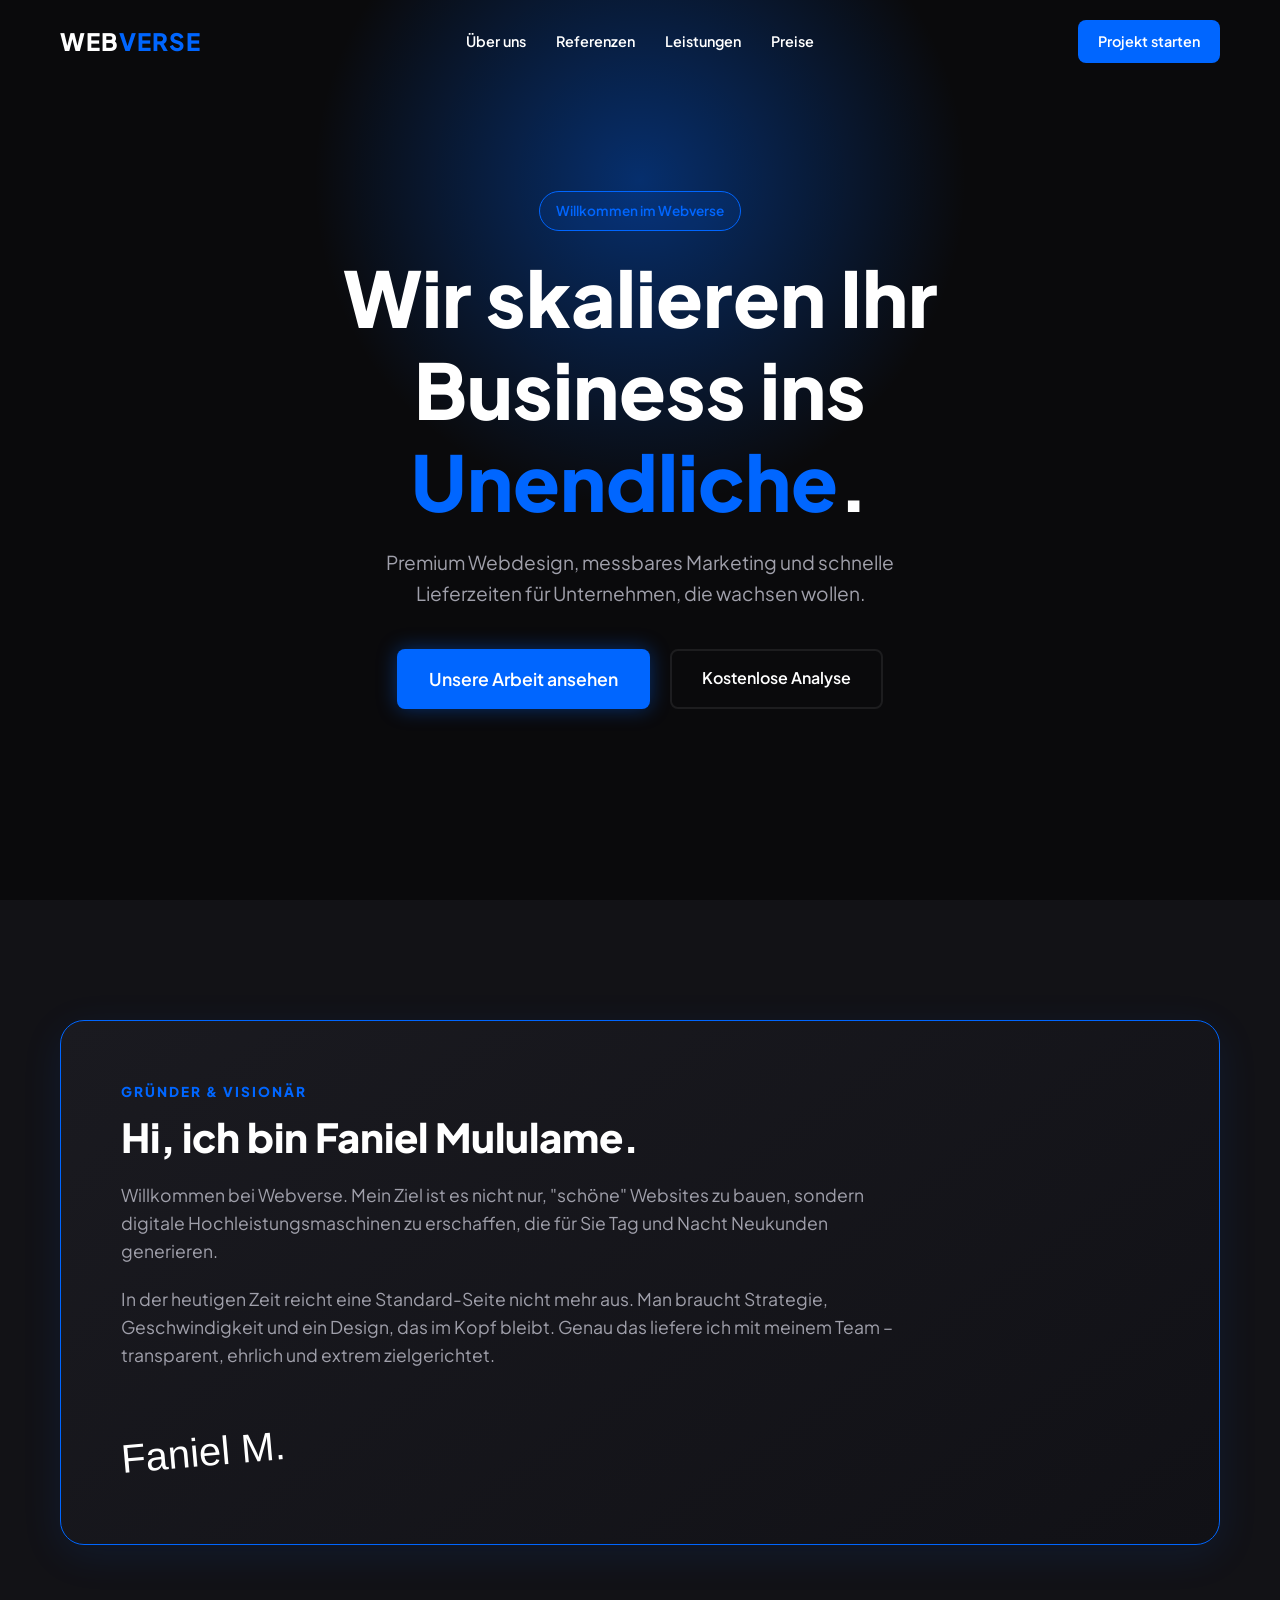
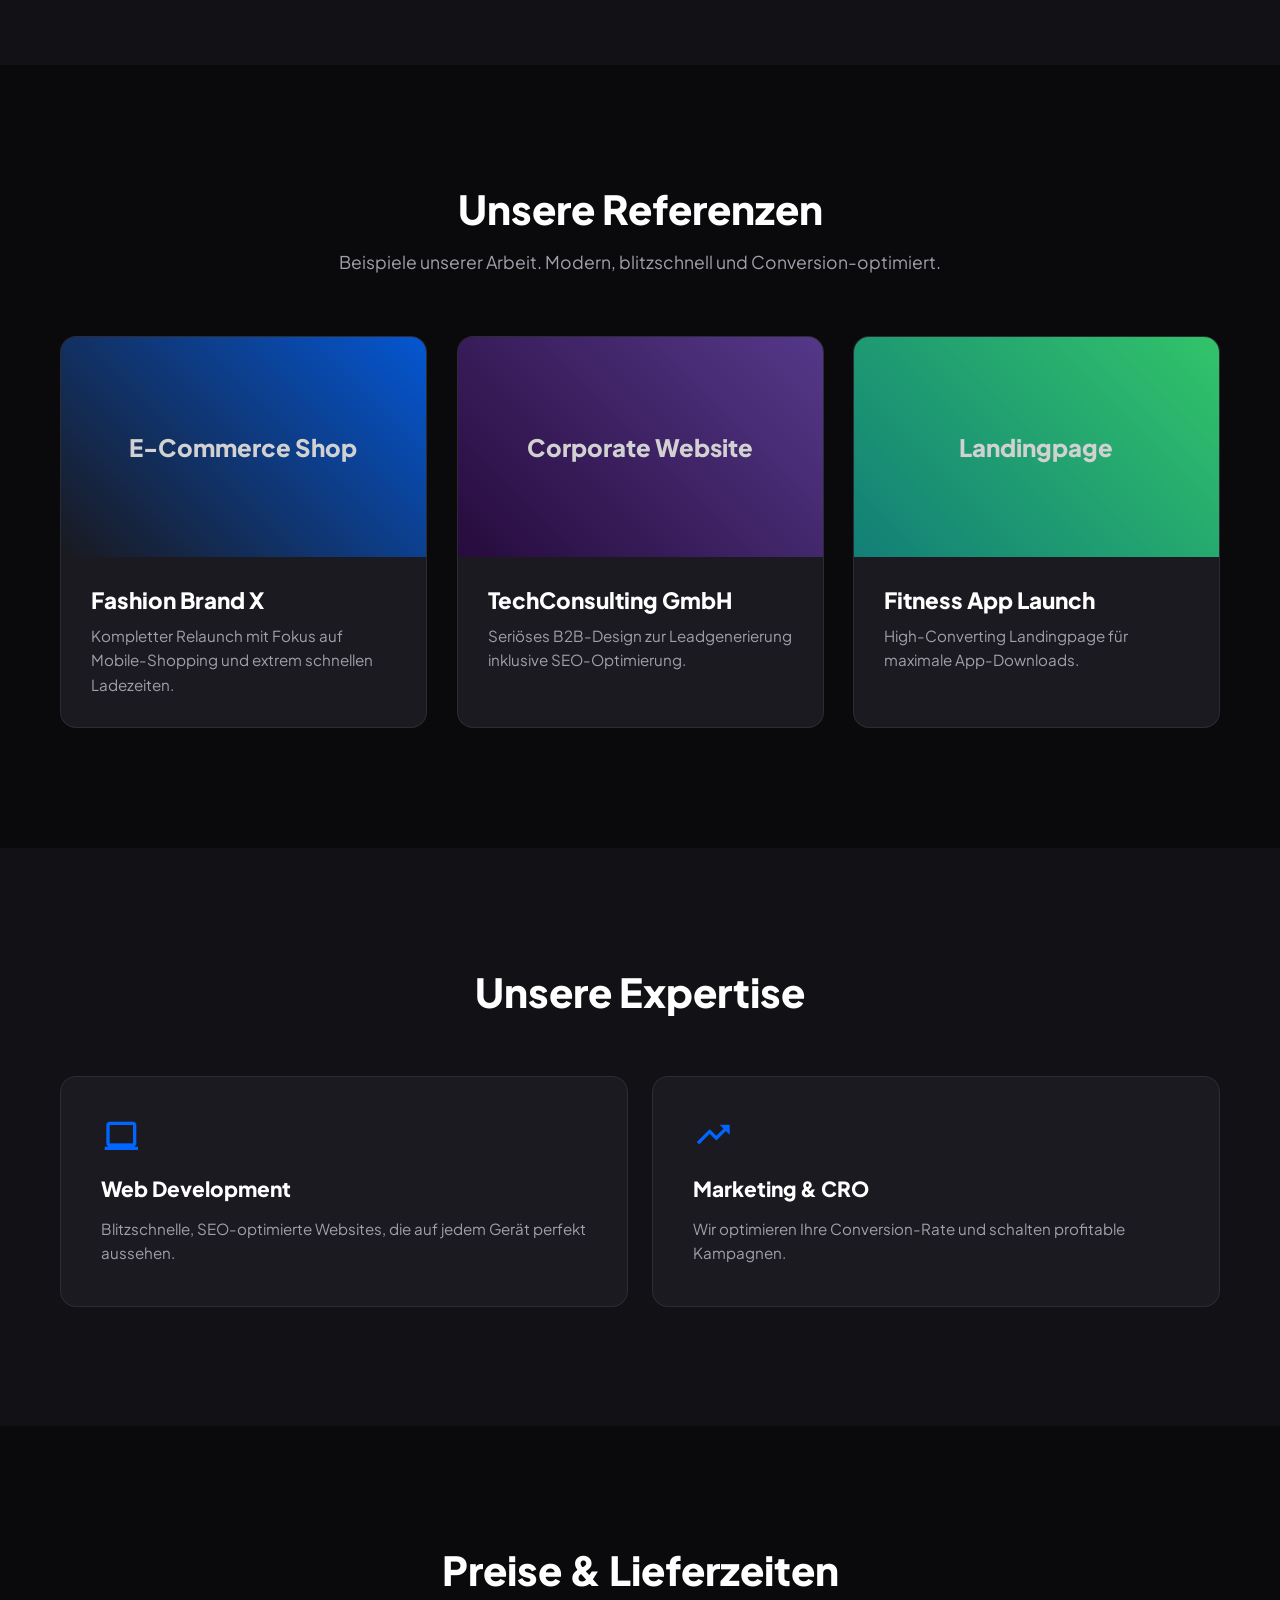
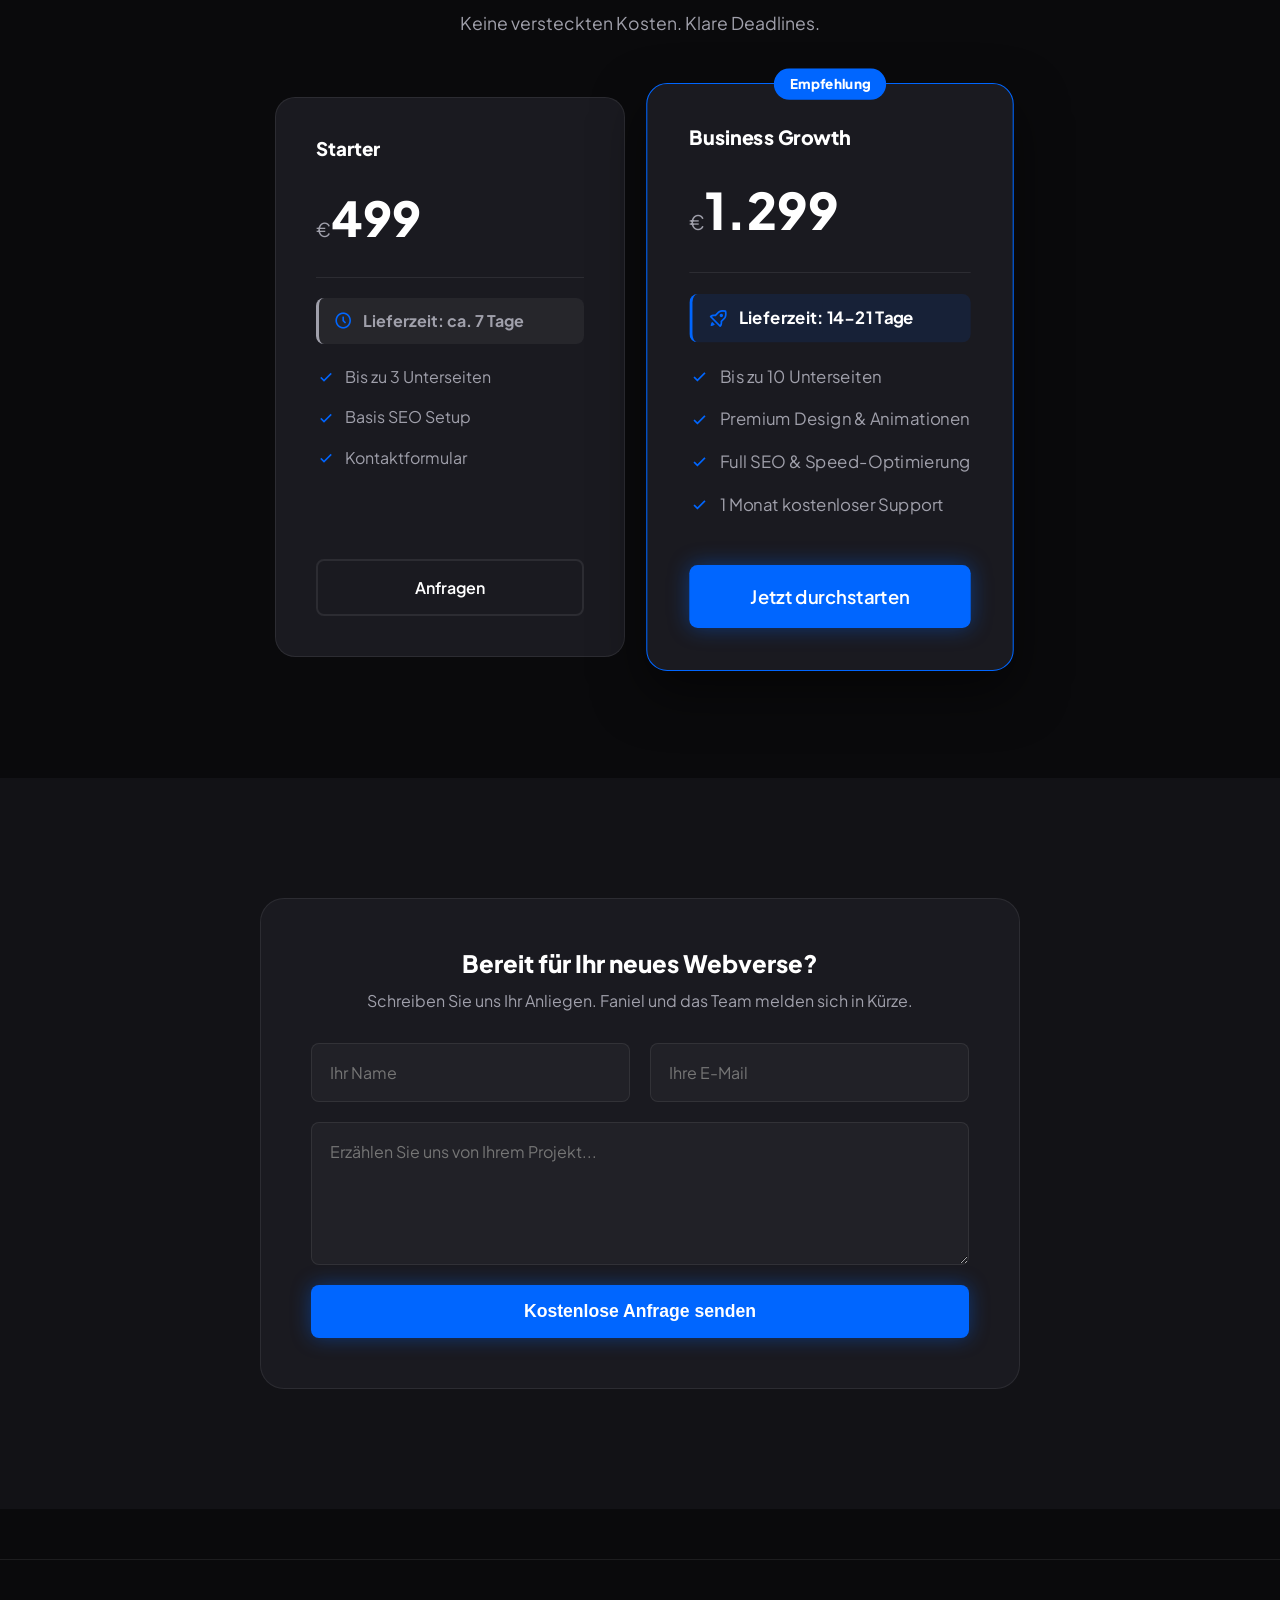
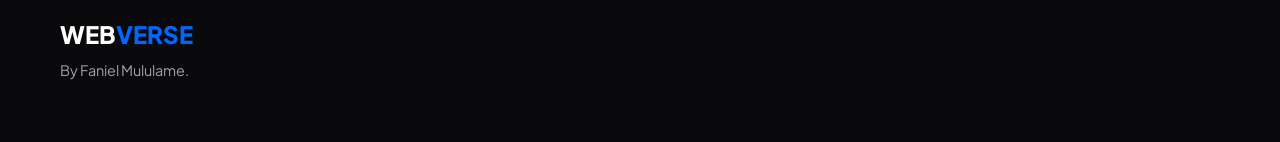
<file: home.html>
<!DOCTYPE html>
<html lang="de">
<head>
    <meta charset="UTF-8">
    <meta name="viewport" content="width=device-width, initial-scale=1.0">
    <title>Webverse | Premium Digitalagentur von Faniel Mululame</title>
    <link rel="stylesheet" href="home.css">
    <link href="https://fonts.googleapis.com/css2?family=Plus+Jakarta+Sans:wght@300;400;600;800&display=swap" rel="stylesheet">
    <link href='https://unpkg.com/boxicons@2.1.4/css/boxicons.min.css' rel='stylesheet'>
</head>
<body>

    <nav class="navbar" id="navbar">
        <div class="nav-content">
            <div class="logo">WEB<span>VERSE</span></div>
            <div class="links">
                <a href="#about">Über uns</a>
                <a href="#portfolio">Referenzen</a>
                <a href="#leistungen">Leistungen</a>
                <a href="#preise">Preise</a>
            </div>
            <a href="#kontakt" class="btn-glow-small">Projekt starten</a>
        </div>
    </nav>

    <main>
        <!-- Hero -->
        <section class="hero">
            <div class="hero-inner">
                <div class="badge reveal">Willkommen im Webverse</div>
                <h1 class="reveal delay-1">Wir skalieren Ihr Business ins <span>Unendliche</span>.</h1>
                <p class="reveal delay-2">Premium Webdesign, messbares Marketing und schnelle Lieferzeiten für Unternehmen, die wachsen wollen.</p>
                <div class="hero-btns reveal delay-3">
                    <a href="#portfolio" class="btn-glow">Unsere Arbeit ansehen</a>
                    <a href="#kontakt" class="btn-outline">Kostenlose Analyse</a>
                </div>
            </div>
        </section>

        <!-- Founder Note / Kurzer Blog -->
        <section id="about" class="section bg-darker">
            <div class="container">
                <div class="founder-box reveal">
                    <div class="founder-text">
                        <span class="accent-text">Gründer & Visionär</span>
                        <h2>Hi, ich bin Faniel Mululame.</h2>
                        <p>Willkommen bei Webverse. Mein Ziel ist es nicht nur, "schöne" Websites zu bauen, sondern digitale Hochleistungsmaschinen zu erschaffen, die für Sie Tag und Nacht Neukunden generieren.</p>
                        <p>In der heutigen Zeit reicht eine Standard-Seite nicht mehr aus. Man braucht Strategie, Geschwindigkeit und ein Design, das im Kopf bleibt. Genau das liefere ich mit meinem Team – transparent, ehrlich und extrem zielgerichtet.</p>
                        <div class="founder-sign">Faniel M.</div>
                    </div>
                </div>
            </div>
        </section>

        <!-- Portfolio / Beispiel Websites -->
        <section id="portfolio" class="section">
            <div class="container">
                <div class="section-title reveal">
                    <h2>Unsere Referenzen</h2>
                    <p>Beispiele unserer Arbeit. Modern, blitzschnell und Conversion-optimiert.</p>
                </div>
                <div class="portfolio-grid">
                    <div class="portfolio-card reveal">
                        <div class="portfolio-img" style="background: linear-gradient(45deg, #1a1a20, #0066ff);">
                            <!-- Hier kommt später ein echtes Bild rein -->
                            <span>E-Commerce Shop</span>
                        </div>
                        <div class="portfolio-info">
                            <h3>Fashion Brand X</h3>
                            <p>Kompletter Relaunch mit Fokus auf Mobile-Shopping und extrem schnellen Ladezeiten.</p>
                        </div>
                    </div>
                    <div class="portfolio-card reveal delay-1">
                        <div class="portfolio-img" style="background: linear-gradient(45deg, #2a0845, #6441A5);">
                            <span>Corporate Website</span>
                        </div>
                        <div class="portfolio-info">
                            <h3>TechConsulting GmbH</h3>
                            <p>Seriöses B2B-Design zur Leadgenerierung inklusive SEO-Optimierung.</p>
                        </div>
                    </div>
                    <div class="portfolio-card reveal delay-2">
                        <div class="portfolio-img" style="background: linear-gradient(45deg, #11998e, #38ef7d);">
                            <span>Landingpage</span>
                        </div>
                        <div class="portfolio-info">
                            <h3>Fitness App Launch</h3>
                            <p>High-Converting Landingpage für maximale App-Downloads.</p>
                        </div>
                    </div>
                </div>
            </div>
        </section>

        <!-- Leistungen (Kompakt) -->
        <section id="leistungen" class="section bg-darker">
            <div class="container">
                <div class="section-title reveal">
                    <h2>Unsere Expertise</h2>
                </div>
                <div class="bento-grid">
                    <div class="card reveal">
                        <i class='bx bx-laptop'></i>
                        <h3>Web Development</h3>
                        <p>Blitzschnelle, SEO-optimierte Websites, die auf jedem Gerät perfekt aussehen.</p>
                    </div>
                    <div class="card reveal delay-1">
                        <i class='bx bx-trending-up'></i>
                        <h3>Marketing & CRO</h3>
                        <p>Wir optimieren Ihre Conversion-Rate und schalten profitable Kampagnen.</p>
                    </div>
                </div>
            </div>
        </section>

        <!-- Preise & Lieferzeiten -->
        <section id="preise" class="section">
            <div class="container">
                <div class="section-title reveal">
                    <h2>Preise & Lieferzeiten</h2>
                    <p>Keine versteckten Kosten. Klare Deadlines.</p>
                </div>

                <div class="pricing-grid">
                    <div class="price-card reveal">
                        <h3>Starter</h3>
                        <div class="price">€<span>499</span></div>
                        <ul class="features">
                            <li class="delivery-time"><i class='bx bx-time-five'></i> <b>Lieferzeit: ca. 7 Tage</b></li>
                            <li><i class='bx bx-check'></i> Bis zu 3 Unterseiten</li>
                            <li><i class='bx bx-check'></i> Basis SEO Setup</li>
                            <li><i class='bx bx-check'></i> Kontaktformular</li>
                        </ul>
                        <a href="#kontakt" class="btn-outline w-100">Anfragen</a>
                    </div>
                    <div class="price-card pro reveal delay-1">
                        <div class="popular">Empfehlung</div>
                        <h3>Business Growth</h3>
                        <div class="price">€<span>1.299</span></div>
                        <ul class="features">
                            <li class="delivery-time highlight-time"><i class='bx bx-rocket'></i> <b>Lieferzeit: 14-21 Tage</b></li>
                            <li><i class='bx bx-check'></i> Bis zu 10 Unterseiten</li>
                            <li><i class='bx bx-check'></i> Premium Design & Animationen</li>
                            <li><i class='bx bx-check'></i> Full SEO & Speed-Optimierung</li>
                            <li><i class='bx bx-check'></i> 1 Monat kostenloser Support</li>
                        </ul>
                        <a href="#kontakt" class="btn-glow w-100">Jetzt durchstarten</a>
                    </div>
                </div>
            </div>
        </section>

        <!-- Kontakt -->
        <section id="kontakt" class="section bg-darker">
            <div class="container max-800">
                <div class="contact-box reveal">
                    <h2>Bereit für Ihr neues Webverse?</h2>
                    <p>Schreiben Sie uns Ihr Anliegen. Faniel und das Team melden sich in Kürze.</p>
                    <form id="contactForm">
                        <div class="input-row">
                            <input type="text" placeholder="Ihr Name" required>
                            <input type="email" placeholder="Ihre E-Mail" required>
                        </div>
                        <textarea rows="5" placeholder="Erzählen Sie uns von Ihrem Projekt..." required></textarea>
                        <button type="submit" class="btn-glow w-100">Kostenlose Anfrage senden</button>
                    </form>
                </div>
            </div>
        </section>
    </main>

    <footer>
        <div class="container footer-content">
            <div class="footer-brand">
                <h3>WEB<span>VERSE</span></h3>
                <p>By Faniel Mululame.</p>
            </div>
        </div>
    </footer>

    <script src="home.js"></script>
</body>
</html>
</file>
<file: home.css>
:root {
    --bg-main: #0a0a0c;
    --bg-sec: #121216;
    --card-bg: #1a1a20;
    --card-border: rgba(255, 255, 255, 0.08);
    --accent: #0066ff;
    --accent-glow: rgba(0, 102, 255, 0.4);
    --text-main: #ffffff;
    --text-mut: #a0a0ab;
    --transition: all 0.4s cubic-bezier(0.16, 1, 0.3, 1);
}

* { margin: 0; padding: 0; box-sizing: border-box; -webkit-font-smoothing: antialiased; }
body { background: var(--bg-main); color: var(--text-main); font-family: 'Plus Jakarta Sans', sans-serif; overflow-x: hidden; line-height: 1.6; }

/* Utilities */
.container { max-width: 1200px; margin: 0 auto; padding: 0 20px; }
.max-800 { max-width: 800px; }
.section { padding: 120px 0; }
.bg-darker { background: var(--bg-sec); }
.w-100 { width: 100%; text-align: center; }

/* Typography */
h1, h2, h3, h4 { line-height: 1.2; font-weight: 800; }
.section-title { text-align: center; margin-bottom: 60px; }
.section-title h2 { font-size: 2.5rem; margin-bottom: 15px; }
.section-title p { color: var(--text-mut); font-size: 1.1rem; }

/* Reveal Animations */
.reveal { opacity: 0; transform: translateY(40px); transition: 0.8s ease-out; will-change: transform, opacity; }
.reveal.active { opacity: 1; transform: translateY(0); }
.delay-1 { transition-delay: 0.1s; }
.delay-2 { transition-delay: 0.2s; }
.delay-3 { transition-delay: 0.3s; }

/* Navbar */
.navbar { position: fixed; top: 0; width: 100%; z-index: 1000; padding: 20px 0; transition: var(--transition); border-bottom: 1px solid transparent; }
.navbar.scrolled { background: rgba(10, 10, 12, 0.9); backdrop-filter: blur(12px); border-bottom: 1px solid var(--card-border); padding: 15px 0; }
.nav-content { max-width: 1200px; margin: 0 auto; padding: 0 20px; display: flex; justify-content: space-between; align-items: center; }
.logo { font-size: 1.5rem; font-weight: 800; letter-spacing: 1px; }
.logo span { color: var(--accent); }
.links { display: flex; gap: 30px; }
.links a { color: var(--text-main); text-decoration: none; font-weight: 600; font-size: 0.9rem; transition: var(--transition); }
.links a:hover { color: var(--accent); }

/* Buttons */
.btn-glow, .btn-glow-small { background: var(--accent); color: white; border: none; border-radius: 8px; font-weight: 600; cursor: pointer; text-decoration: none; transition: var(--transition); display: inline-block; }
.btn-glow { padding: 16px 32px; font-size: 1.1rem; box-shadow: 0 0 20px var(--accent-glow); }
.btn-glow-small { padding: 10px 20px; font-size: 0.9rem; }
.btn-glow:hover, .btn-glow-small:hover { transform: translateY(-3px); box-shadow: 0 10px 30px var(--accent-glow); }
.btn-outline { background: transparent; color: var(--text-main); border: 2px solid var(--card-border); padding: 14px 30px; border-radius: 8px; font-weight: 600; text-decoration: none; transition: var(--transition); display: inline-block; }
.btn-outline:hover { border-color: var(--text-main); background: rgba(255,255,255,0.05); }

/* Hero */
.hero { height: 100vh; display: flex; align-items: center; text-align: center; position: relative; overflow: hidden; }
.hero::before { content: ''; position: absolute; top: 20%; left: 50%; transform: translate(-50%, -50%); width: 60vw; height: 60vw; background: radial-gradient(circle, var(--accent-glow) 0%, transparent 60%); z-index: -1; pointer-events: none; }
.hero-inner { max-width: 900px; margin: 0 auto; padding: 0 20px; }
.badge { display: inline-block; padding: 8px 16px; background: rgba(0, 102, 255, 0.1); border: 1px solid var(--accent); color: var(--accent); border-radius: 30px; font-size: 0.85rem; font-weight: 600; margin-bottom: 20px; }
.hero h1 { font-size: clamp(3rem, 6vw, 5rem); margin-bottom: 20px; }
.hero h1 span { color: var(--accent); }
.hero p { font-size: 1.2rem; color: var(--text-mut); margin-bottom: 40px; max-width: 600px; margin-left: auto; margin-right: auto; }
.hero-btns { display: flex; gap: 20px; justify-content: center; }

/* Logos */
.social-proof { text-align: center; padding: 40px 20px; border-top: 1px solid var(--card-border); border-bottom: 1px solid var(--card-border); background: var(--bg-sec); }
.social-proof p { color: var(--text-mut); font-size: 0.9rem; margin-bottom: 20px; text-transform: uppercase; letter-spacing: 2px; }
.logo-grid { display: flex; justify-content: center; gap: 50px; flex-wrap: wrap; opacity: 0.6; font-weight: 800; font-size: 1.5rem; }

/* Grid Cards (Leistungen) */
.bento-grid { display: grid; grid-template-columns: repeat(auto-fit, minmax(300px, 1fr)); gap: 24px; }
.card { background: var(--card-bg); border: 1px solid var(--card-border); padding: 40px; border-radius: 16px; transition: var(--transition); }
.card:hover { transform: translateY(-5px); border-color: var(--accent); box-shadow: 0 10px 30px rgba(0,0,0,0.5); }
.card i { font-size: 2.5rem; color: var(--accent); margin-bottom: 20px; }
.card h3 { margin-bottom: 15px; font-size: 1.3rem; }
.card p { color: var(--text-mut); font-size: 0.95rem; }
.card.wide { grid-column: 1 / -1; display: flex; flex-direction: column; justify-content: center; align-items: center; text-align: center; background: linear-gradient(145deg, var(--card-bg), #141419); }

/* Prozess Steps */
.process-steps { display: grid; grid-template-columns: repeat(auto-fit, minmax(220px, 1fr)); gap: 30px; position: relative; }
.step { background: var(--bg-main); padding: 30px; border-radius: 16px; border: 1px solid var(--card-border); position: relative; overflow: hidden; }
.step-number { font-size: 4rem; font-weight: 800; color: rgba(255,255,255,0.03); position: absolute; top: -10px; right: -10px; line-height: 1; }
.step h3 { margin-bottom: 10px; position: relative; z-index: 1; color: var(--accent); }
.step p { color: var(--text-mut); font-size: 0.9rem; position: relative; z-index: 1; }

/* Pricing Toggle & Cards */
.pricing-toggle { display: flex; align-items: center; justify-content: center; gap: 15px; margin-top: 30px; }
.pricing-toggle span { font-weight: 600; color: var(--text-mut); transition: 0.3s; }
.pricing-toggle span.active { color: white; }
.switch { position: relative; display: inline-block; width: 60px; height: 34px; }
.switch input { opacity: 0; width: 0; height: 0; }
.slider { position: absolute; cursor: pointer; top: 0; left: 0; right: 0; bottom: 0; background-color: var(--card-border); transition: .4s; border-radius: 34px; }
.slider:before { position: absolute; content: ""; height: 26px; width: 26px; left: 4px; bottom: 4px; background-color: white; transition: .4s; border-radius: 50%; }
input:checked + .slider { background-color: var(--accent); }
input:checked + .slider:before { transform: translateX(26px); }

.pricing-grid { display: flex; justify-content: center; gap: 30px; flex-wrap: wrap; margin-top: 50px; }
.price-card { background: var(--card-bg); border: 1px solid var(--card-border); padding: 40px; border-radius: 20px; width: 350px; display: flex; flex-direction: column; }
.price-card.pro { border-color: var(--accent); transform: scale(1.05); position: relative; box-shadow: 0 20px 50px rgba(0,0,0,0.5); }
.popular { position: absolute; top: -15px; left: 50%; transform: translateX(-50%); background: var(--accent); color: white; padding: 5px 15px; border-radius: 20px; font-size: 0.8rem; font-weight: 800; }
.price { font-size: 1.2rem; color: var(--text-mut); margin: 20px 0; border-bottom: 1px solid var(--card-border); padding-bottom: 20px; }
.price span { font-size: 3rem; font-weight: 800; color: white; }
.features { list-style: none; margin-bottom: 30px; flex-grow: 1; }
.features li { margin-bottom: 15px; display: flex; align-items: center; gap: 10px; color: var(--text-mut); }
.features i { color: var(--accent); font-size: 1.2rem; }

/* Testimonials & FAQ */
.testimonial-grid { display: grid; grid-template-columns: repeat(auto-fit, minmax(300px, 1fr)); gap: 30px; }
.testimonial { background: var(--bg-main); padding: 40px; border-radius: 16px; border: 1px solid var(--card-border); }
.quote-icon { font-size: 2rem; color: var(--accent); margin-bottom: 15px; }
.testimonial p { font-size: 1.1rem; font-style: italic; margin-bottom: 20px; }
.testimonial h4 { color: var(--text-mut); font-size: 0.9rem; }

.acc-item { border-bottom: 1px solid var(--card-border); }
.acc-head { padding: 25px 0; font-size: 1.2rem; font-weight: 600; cursor: pointer; display: flex; justify-content: space-between; align-items: center; transition: 0.3s; }
.acc-head:hover { color: var(--accent); }
.acc-body { max-height: 0; overflow: hidden; transition: max-height 0.4s ease; color: var(--text-mut); }
.acc-item.open .acc-body { max-height: 200px; padding-bottom: 25px; }
.acc-item.open .acc-head i { transform: rotate(180deg); }

/* Forms & Footer */
.contact-box { background: var(--card-bg); padding: 50px; border-radius: 24px; border: 1px solid var(--card-border); text-align: center; }
.contact-box h2 { margin-bottom: 10px; }
.contact-box p { color: var(--text-mut); margin-bottom: 30px; }
form { display: flex; flex-direction: column; gap: 20px; }
.input-row { display: grid; grid-template-columns: 1fr 1fr; gap: 20px; }
input, textarea { width: 100%; padding: 18px; background: rgba(255,255,255,0.03); border: 1px solid var(--card-border); border-radius: 8px; color: white; font-family: inherit; font-size: 1rem; transition: 0.3s; outline: none; }
input:focus, textarea:focus { border-color: var(--accent); background: rgba(0, 102, 255, 0.05); }

footer { border-top: 1px solid var(--card-border); padding: 60px 0 20px; margin-top: 50px; }
.footer-content { display: flex; justify-content: space-between; flex-wrap: wrap; gap: 30px; margin-bottom: 40px; }
.footer-brand h3 { font-size: 1.5rem; margin-bottom: 10px; }
.footer-brand span { color: var(--accent); }
.footer-brand p { color: var(--text-mut); font-size: 0.9rem; }
.footer-links { display: flex; flex-direction: column; gap: 10px; }
.footer-links a { color: var(--text-mut); text-decoration: none; transition: 0.3s; }
.footer-links a:hover { color: white; }
.footer-bottom { text-align: center; color: var(--text-mut); font-size: 0.8rem; border-top: 1px solid var(--card-border); padding-top: 20px; }

/* Responsive Adjustments */
@media(max-width: 768px) {
    .hero h1 { font-size: 2.5rem; }
    .hero-btns { flex-direction: column; }
    .input-row { grid-template-columns: 1fr; }
    .links { display: none; } /* Ein Burger-Menü würde man hier einbauen */
}/* --- Founder / About Section --- */
.founder-box {
    background: linear-gradient(145deg, var(--card-bg), #111116);
    border: 1px solid var(--accent);
    border-radius: 24px;
    padding: 60px;
    position: relative;
    box-shadow: 0 10px 40px rgba(0, 102, 255, 0.1);
}
.accent-text { color: var(--accent); font-weight: 800; text-transform: uppercase; letter-spacing: 2px; font-size: 0.85rem; display: block; margin-bottom: 10px; }
.founder-box h2 { font-size: 2.5rem; margin-bottom: 20px; }
.founder-box p { font-size: 1.1rem; color: var(--text-mut); margin-bottom: 20px; max-width: 800px; }
.founder-sign { font-family: 'Brush Script MT', cursive, sans-serif; font-size: 2.5rem; color: white; margin-top: 30px; transform: rotate(-5deg); display: inline-block; }

/* --- Portfolio / Referenzen --- */
.portfolio-grid { display: grid; grid-template-columns: repeat(auto-fit, minmax(320px, 1fr)); gap: 30px; }
.portfolio-card { background: var(--card-bg); border-radius: 16px; overflow: hidden; border: 1px solid var(--card-border); transition: var(--transition); }
.portfolio-card:hover { transform: translateY(-10px); box-shadow: 0 15px 40px rgba(0,0,0,0.6); border-color: var(--accent); }
.portfolio-img { height: 220px; display: flex; align-items: center; justify-content: center; color: white; font-weight: 800; font-size: 1.5rem; opacity: 0.8; transition: var(--transition); }
.portfolio-card:hover .portfolio-img { opacity: 1; }
.portfolio-info { padding: 30px; }
.portfolio-info h3 { font-size: 1.4rem; margin-bottom: 10px; }
.portfolio-info p { color: var(--text-mut); font-size: 0.95rem; }

/* --- Lieferzeit Styles in Preis-Tabelle --- */
.delivery-time { background: rgba(255, 255, 255, 0.05); padding: 10px 15px; border-radius: 8px; margin-bottom: 20px !important; border-left: 3px solid var(--text-mut); }
.highlight-time { border-left: 3px solid var(--accent); background: rgba(0, 102, 255, 0.1); color: white !important; }
.highlight-time i { color: var(--accent); }
</file>
